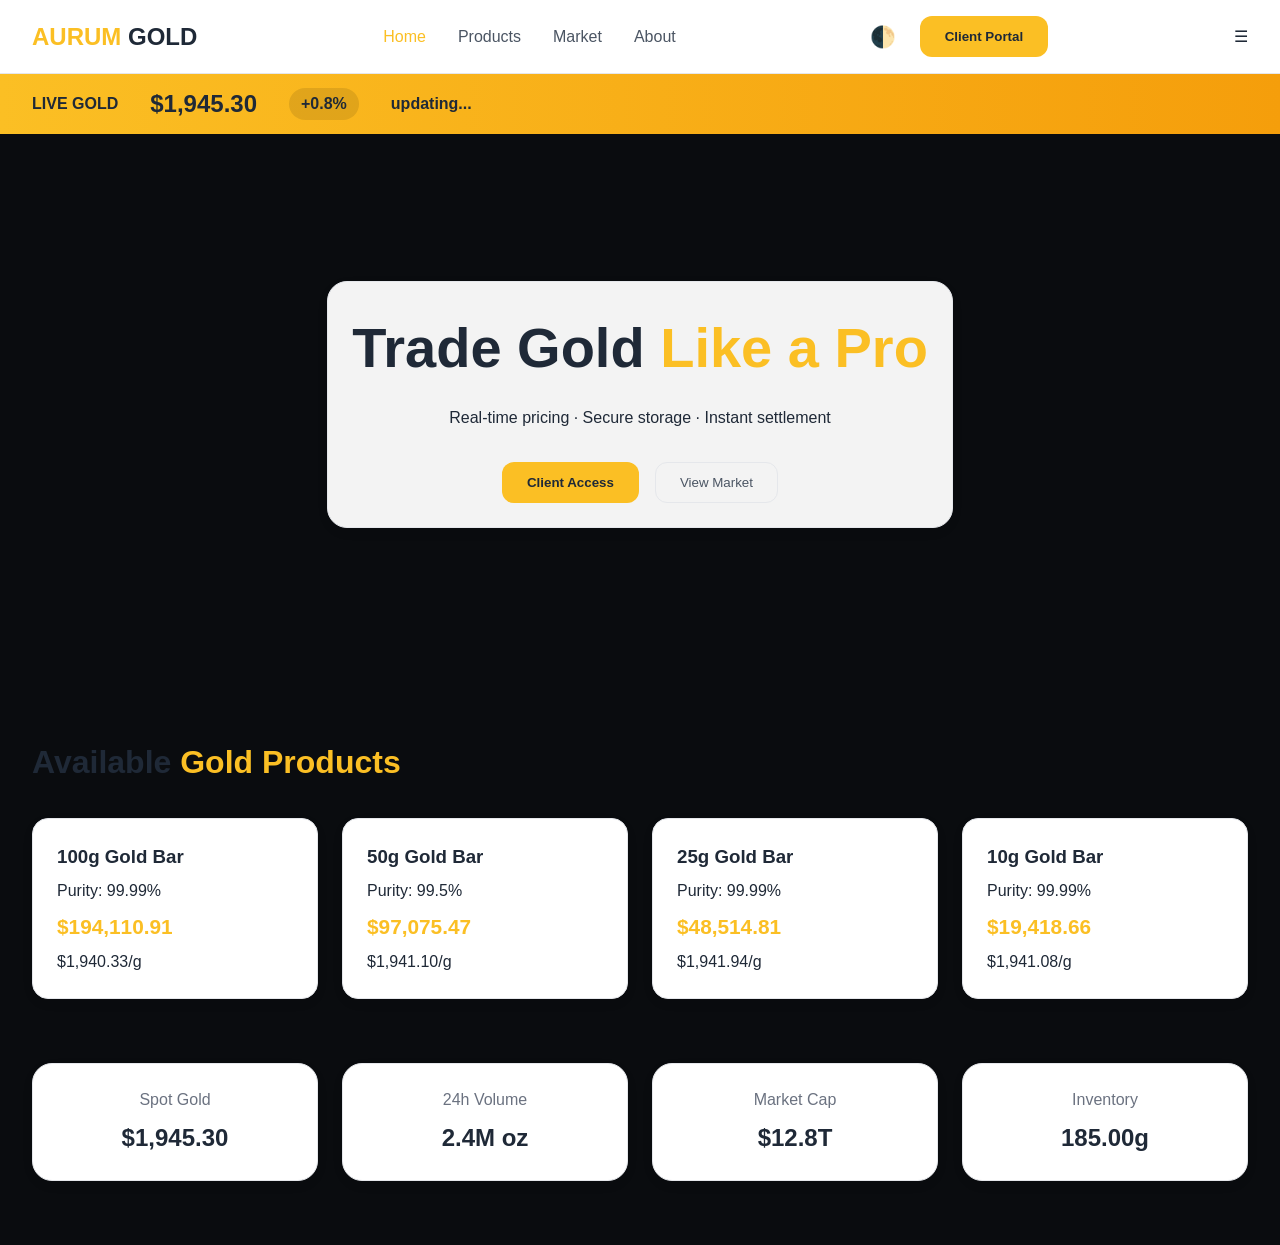
<file: index.html>
<!DOCTYPE html>
<html lang="en">
<head>
    <meta charset="UTF-8">
    <meta name="viewport" content="width=device-width, initial-scale=1.0">
    <title>AURUM GOLD | Premium Gold Trading Platform</title>
    <link rel="stylesheet" href="css/style.css">
</head>
<body>
    <!-- Navigation -->
    <nav class="navbar">
        <div class="nav-container">
            <div class="nav-logo">
                <span class="gold-text">AURUM</span> GOLD
            </div>
            <div class="nav-menu" id="navMenu">
                <a href="#home" class="active">Home</a>
                <a href="#products">Products</a>
                <a href="#market">Market</a>
                <a href="#about">About</a>
            </div>
            <div class="nav-actions">
                <button class="theme-toggle" id="themeToggle">🌓</button>
                <button class="btn-primary" id="clientLoginBtn">Client Portal</button>
            </div>
            <div class="mobile-menu-btn" id="mobileMenuBtn">☰</div>
        </div>
    </nav>

    <!-- Live Gold Ticker -->
    <div class="ticker-wrapper">
        <div class="ticker-label">LIVE GOLD</div>
        <div class="ticker-price" id="liveGoldPrice">$1,945.30</div>
        <div class="ticker-change" id="goldChange">+0.8%</div>
        <div class="ticker-updated">updating...</div>
    </div>

    <!-- Hero Section -->
    <section class="hero" id="home">
        <div class="hero-content glass-card">
            <h1>Trade Gold <span class="gold-text">Like a Pro</span></h1>
            <p>Real-time pricing · Secure storage · Instant settlement</p>
            <div class="hero-buttons">
                <button class="btn-primary" id="heroClientBtn">Client Access</button>
                <button class="btn-secondary" id="marketBtn">View Market</button>
            </div>
        </div>
    </section>

    <!-- Products Section -->
    <section class="products" id="products">
        <h2 class="section-title">Available <span class="gold-text">Gold Products</span></h2>
        <div class="products-grid" id="productsGrid">
            <!-- Products will be loaded dynamically -->
        </div>
    </section>

    <!-- Market Stats -->
    <section class="market-stats" id="market">
        <div class="stats-grid">
            <div class="stat-card glass-card">
                <div class="stat-label">Spot Gold</div>
                <div class="stat-value" id="spotPrice">$1,945.30</div>
            </div>
            <div class="stat-card glass-card">
                <div class="stat-label">24h Volume</div>
                <div class="stat-value">2.4M oz</div>
            </div>
            <div class="stat-card glass-card">
                <div class="stat-label">Market Cap</div>
                <div class="stat-value">$12.8T</div>
            </div>
            <div class="stat-card glass-card">
                <div class="stat-label">Inventory</div>
                <div class="stat-value" id="totalInventory">0 oz</div>
            </div>
        </div>
    </section>

    <!-- Hidden Admin Link -->
    <div style="display: none;"><a href="admin-login.html">Admin</a></div>

    <script src="js/storage.js"></script>
    <script src="js/auth.js"></script>
    <script src="js/trading.js"></script>
    <script src="js/main.js"></script>
</body>
</html>
</file>
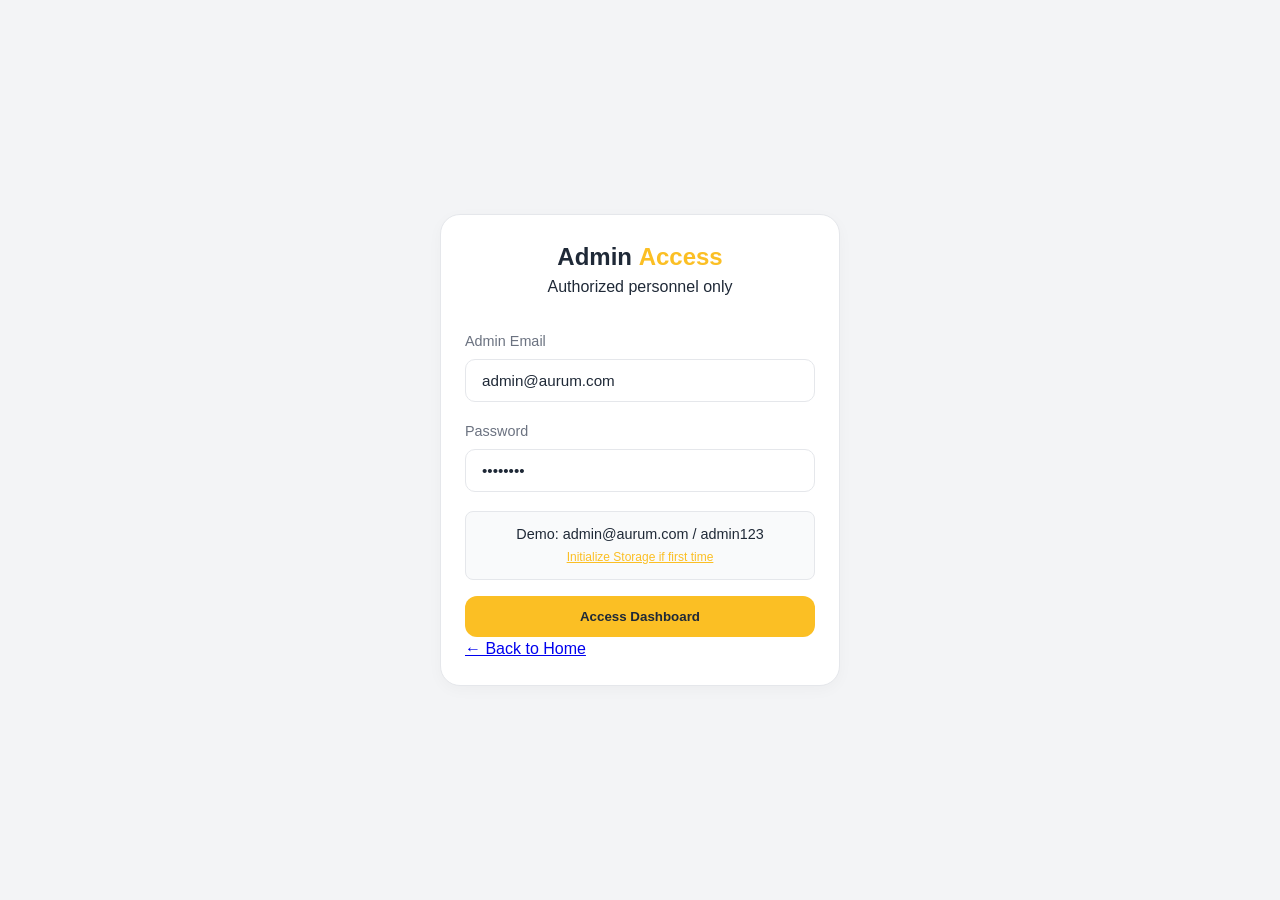
<file: admin-login.html>
<!DOCTYPE html>
<html lang="en">
<head>
    <meta charset="UTF-8">
    <meta name="viewport" content="width=device-width, initial-scale=1.0">
    <title>Admin Login - AURUM GOLD</title>
    <link rel="stylesheet" href="css/style.css">
</head>
<body>
    <div class="login-container">
        <div class="login-card glass-card admin-login-card">
            <div class="login-header">
                <h2>Admin <span class="gold-text">Access</span></h2>
                <p>Authorized personnel only</p>
            </div>
            
            <div id="errorMessage" class="error-message" style="display: none;"></div>
            
            <form id="adminLoginForm" class="login-form">
                <div class="form-group">
                    <label for="adminEmail">Admin Email</label>
                    <input type="email" id="adminEmail" placeholder="admin@aurum.com" value="admin@aurum.com" required>
                </div>
                
                <div class="form-group">
                    <label for="adminPassword">Password</label>
                    <input type="password" id="adminPassword" placeholder="••••••••" value="admin123" required>
                </div>
                
                <div class="demo-credentials">
                    <p>Demo: admin@aurum.com / admin123</p>
                    <p><a href="init-storage.html" style="color: #fbbf24; font-size: 12px;">Initialize Storage if first time</a></p>
                </div>
                
                <button type="submit" class="btn-primary btn-block">Access Dashboard</button>
            </form>
            
            <div class="login-footer">
                <a href="index.html">← Back to Home</a>
            </div>
        </div>
    </div>

    <script src="js/storage.js"></script>
    <script src="js/auth.js"></script>
</body>
</html>
</file>
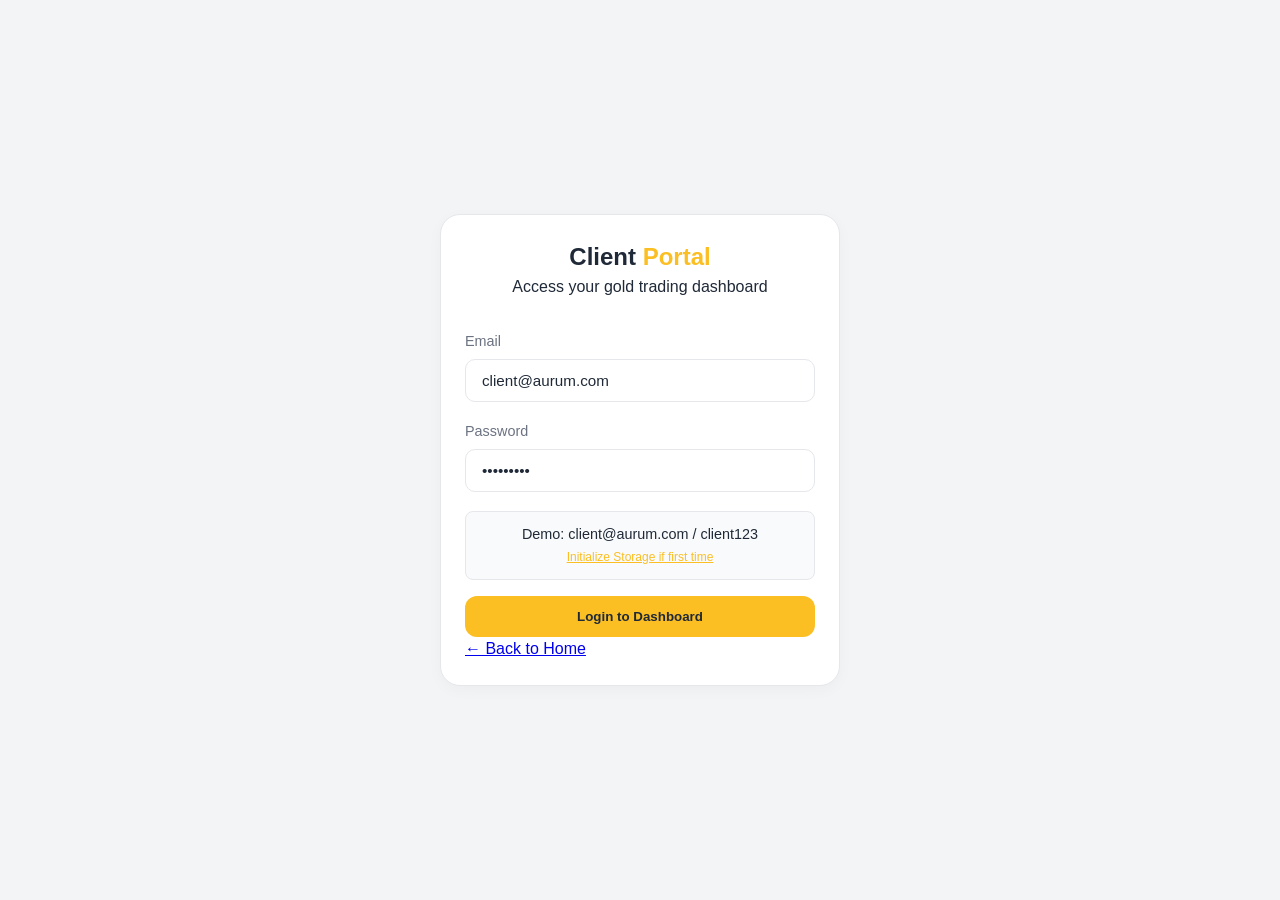
<file: client-login.html>
<!DOCTYPE html>
<html lang="en">
<head>
    <meta charset="UTF-8">
    <meta name="viewport" content="width=device-width, initial-scale=1.0">
    <title>Client Login - AURUM GOLD</title>
    <link rel="stylesheet" href="css/style.css">
</head>
<body>
    <div class="login-container">
        <div class="login-card glass-card">
            <div class="login-header">
                <h2>Client <span class="gold-text">Portal</span></h2>
                <p>Access your gold trading dashboard</p>
            </div>
            
            <div id="errorMessage" class="error-message" style="display: none;"></div>
            
            <form id="clientLoginForm" class="login-form">
                <div class="form-group">
                    <label for="email">Email</label>
                    <input type="email" id="email" placeholder="client@aurum.com" value="client@aurum.com" required>
                </div>
                
                <div class="form-group">
                    <label for="password">Password</label>
                    <input type="password" id="password" placeholder="••••••••" value="client123" required>
                </div>
                
                <div class="demo-credentials">
                    <p>Demo: client@aurum.com / client123</p>
                    <p><a href="init-storage.html" style="color: #fbbf24; font-size: 12px;">Initialize Storage if first time</a></p>
                </div>
                
                <button type="submit" class="btn-primary btn-block">Login to Dashboard</button>
            </form>
            
            <div class="login-footer">
                <a href="index.html">← Back to Home</a>
            </div>
        </div>
    </div>

    <script src="js/storage.js"></script>
    <script src="js/auth.js"></script>
</body>
</html>
</file>
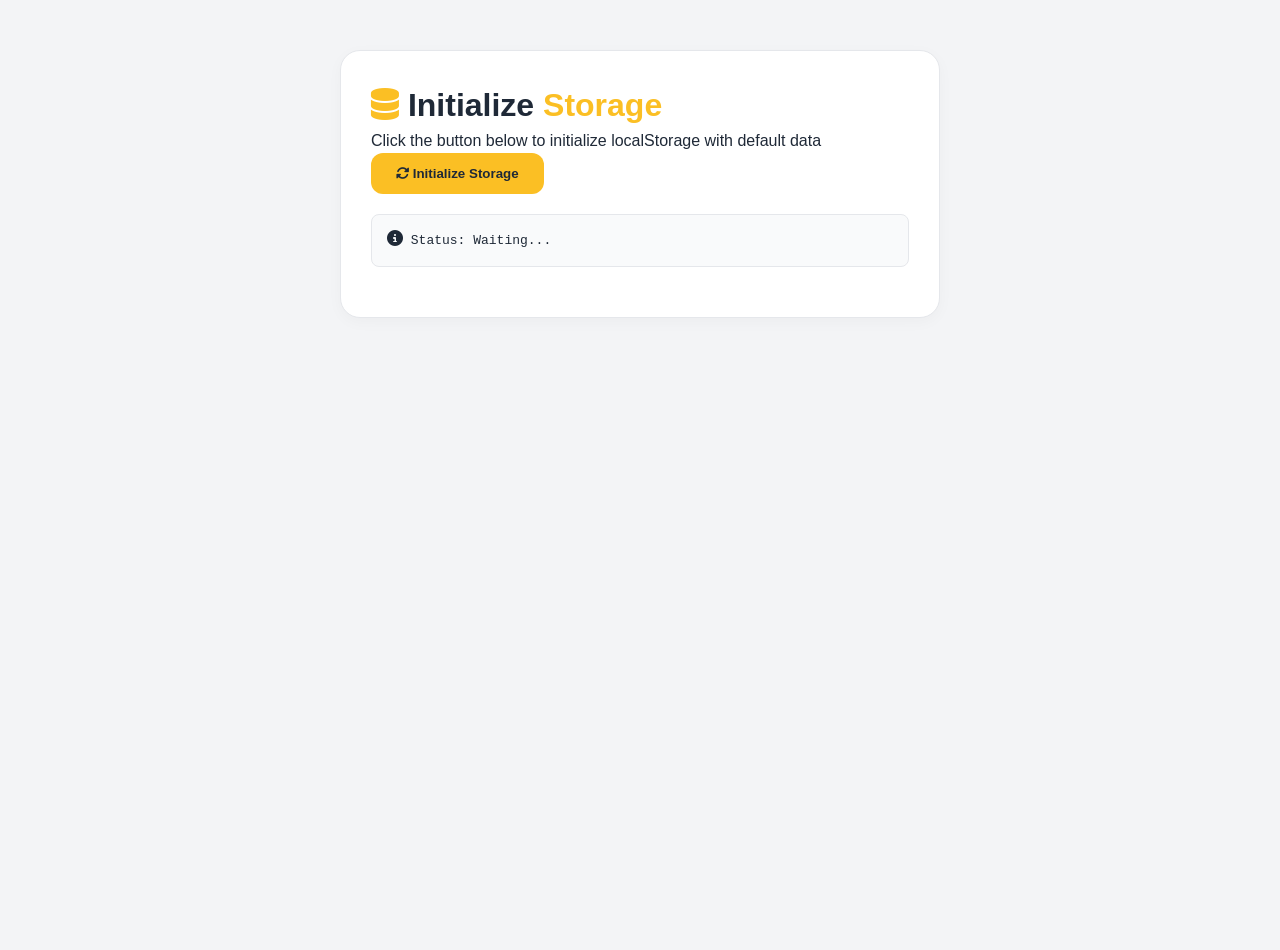
<file: init-storage.html>
<!DOCTYPE html>
<html lang="en">
<head>
    <meta charset="UTF-8">
    <meta name="viewport" content="width=device-width, initial-scale=1.0">
    <title>Initialize Storage - AURUM GOLD</title>
    <link rel="stylesheet" href="https://cdnjs.cloudflare.com/ajax/libs/font-awesome/6.4.0/css/all.min.css">
    <link rel="stylesheet" href="css/style.css">
    <style>
        .init-container {
            max-width: 600px;
            margin: 50px auto;
            padding: 30px;
        }
        .success { color: #10b981; }
        .status-box {
            background: #f9fafb;
            padding: 15px;
            border-radius: 8px;
            margin: 20px 0;
            font-family: monospace;
            border: 1px solid #e5e7eb;
        }
    </style>
</head>
<body class="light-theme">
    <div class="init-container glass-card">
        <h1><i class="fas fa-database gold-text"></i> Initialize <span class="gold-text">Storage</span></h1>
        <p>Click the button below to initialize localStorage with default data</p>
        
        <button id="initBtn" class="btn-primary"><i class="fas fa-sync-alt"></i> Initialize Storage</button>
        
        <div id="status" class="status-box">
            <i class="fas fa-info-circle"></i> Status: Waiting...
        </div>
        
        <div id="credentials" style="display: none;">
            <h3><i class="fas fa-key"></i> Default Credentials:</h3>
            <p><i class="fas fa-user"></i> <strong>Client:</strong> client@aurum.com / client123</p>
            <p><i class="fas fa-user-shield"></i> <strong>Admin:</strong> admin@aurum.com / admin123</p>
            <div style="margin-top: 20px; display: flex; gap: 10px;">
                <a href="client-login.html" class="btn-secondary"><i class="fas fa-user"></i> Client Login</a>
                <a href="admin-login.html" class="btn-secondary"><i class="fas fa-user-shield"></i> Admin Login</a>
                <a href="index.html" class="btn-secondary"><i class="fas fa-home"></i> Home</a>
            </div>
        </div>
    </div>

    <script>
        document.getElementById('initBtn').addEventListener('click', function() {
            // Clear all existing data
            localStorage.clear();
            
            // Create users
            const users = [
                { email: 'client@aurum.com', password: 'client123', role: 'client', wallet: 10000 },
                { email: 'admin@aurum.com', password: 'admin123', role: 'admin' }
            ];
            
            // Initialize all storage
            localStorage.setItem('users', JSON.stringify(users));
            localStorage.setItem('gold_sales', JSON.stringify([]));
            localStorage.setItem('gold_expenses', JSON.stringify([]));
            localStorage.setItem('client_purchases', JSON.stringify([]));
            localStorage.setItem('client_orders', JSON.stringify([]));
            localStorage.setItem('limit_orders', JSON.stringify([]));
            
            // Initialize inventory
            const initialInventory = [
                { id: 1, weight: 100, purity: 99.99, status: 'available', date: new Date().toISOString().split('T')[0], source: 'Initial Stock' },
                { id: 2, weight: 50, purity: 99.5, status: 'available', date: new Date().toISOString().split('T')[0], source: 'Initial Stock' },
                { id: 3, weight: 25, purity: 99.99, status: 'available', date: new Date().toISOString().split('T')[0], source: 'Initial Stock' },
                { id: 4, weight: 10, purity: 99.99, status: 'available', date: new Date().toISOString().split('T')[0], source: 'Initial Stock' },
                { id: 5, weight: 5, purity: 99.9, status: 'available', date: new Date().toISOString().split('T')[0], source: 'Initial Stock' }
            ];
            localStorage.setItem('gold_inventory', JSON.stringify(initialInventory));
            
            // Update status
            document.getElementById('status').innerHTML = 
                '<span class="success"><i class="fas fa-check-circle"></i> Storage initialized successfully!</span><br>' +
                'Users created: client@aurum.com, admin@aurum.com';
            
            document.getElementById('credentials').style.display = 'block';
            
            // Disable button
            document.getElementById('initBtn').disabled = true;
            document.getElementById('initBtn').innerHTML = '<i class="fas fa-check"></i> Storage Initialized';
        });
    </script>
</body>
</html>
</file>
<file: css/style.css>
/* ===== CSS Variables ===== */
:root {
    --bg-dark: #0A0C0F;
    --bg-card: rgba(255, 255, 255, 0.95);
    --gold-primary: #fbbf24;
    --gold-secondary: #b8860b;
    --text-light: #1f2937;
    --text-dim: #6b7280;
    --danger: #ef4444;
    --success: #10b981;
    --border-light: #e5e7eb;
    --card-shadow: 0 4px 15px rgba(0, 0, 0, 0.03);
}

body.light-theme {
    --bg-dark: #f3f4f6;
    --bg-card: #ffffff;
    --text-light: #1f2937;
    --text-dim: #6b7280;
    --border-light: #e5e7eb;
}

* {
    margin: 0;
    padding: 0;
    box-sizing: border-box;
}

body {
    font-family: 'Inter', -apple-system, BlinkMacSystemFont, sans-serif;
    background-color: var(--bg-dark);
    color: var(--text-light);
    line-height: 1.5;
    transition: all 0.3s;
    min-height: 100vh;
}

/* ===== Glassmorphism (subtle) ===== */
.glass-card {
    background: var(--bg-card);
    border: 1px solid var(--border-light);
    border-radius: 20px;
    box-shadow: var(--card-shadow);
    padding: 1.5rem;
    transition: all 0.2s;
}

.glass-card:hover {
    border-color: var(--gold-primary);
    box-shadow: 0 8px 25px rgba(251, 191, 36, 0.1);
}

/* ===== Navigation ===== */
.navbar, .dashboard-nav {
    position: sticky;
    top: 0;
    z-index: 1000;
    background: white;
    border-bottom: 1px solid var(--border-light);
    padding: 1rem 0;
}

.nav-container {
    max-width: 1400px;
    margin: 0 auto;
    padding: 0 2rem;
    display: flex;
    justify-content: space-between;
    align-items: center;
}

.nav-logo {
    font-size: 1.5rem;
    font-weight: 700;
    color: #1f2937;
}

.gold-text {
    color: var(--gold-primary);
    font-weight: 600;
}

.nav-menu {
    display: flex;
    gap: 2rem;
}

.nav-menu a {
    color: #4b5563;
    text-decoration: none;
    font-weight: 500;
    transition: color 0.3s;
    cursor: pointer;
}

.nav-menu a:hover,
.nav-menu a.active {
    color: var(--gold-primary);
}

.nav-actions {
    display: flex;
    gap: 1rem;
    align-items: center;
}

/* ===== Buttons ===== */
.btn-primary {
    background: var(--gold-primary);
    color: #1f2937;
    border: none;
    padding: 0.75rem 1.5rem;
    border-radius: 12px;
    font-weight: 600;
    cursor: pointer;
    transition: all 0.2s;
    border: 1px solid transparent;
}

.btn-primary:hover {
    background: #f59e0b;
    transform: translateY(-1px);
    box-shadow: 0 4px 12px rgba(251, 191, 36, 0.3);
}

.btn-secondary {
    background: transparent;
    color: #4b5563;
    border: 1px solid var(--border-light);
    padding: 0.75rem 1.5rem;
    border-radius: 12px;
    font-weight: 500;
    cursor: pointer;
    transition: all 0.2s;
    text-decoration: none;
    display: inline-block;
}

.btn-secondary:hover {
    background: #f9fafb;
    border-color: var(--gold-primary);
}

.btn-logout {
    background: transparent;
    color: var(--danger);
    border: 1px solid var(--danger);
    padding: 0.5rem 1rem;
    border-radius: 8px;
    cursor: pointer;
    transition: all 0.2s;
}

.btn-logout:hover {
    background: var(--danger);
    color: white;
}

.btn-block {
    width: 100%;
}

.btn-icon {
    background: none;
    border: none;
    font-size: 1.1rem;
    cursor: pointer;
    padding: 0.3rem 0.5rem;
    border-radius: 6px;
    color: #9ca3af;
    transition: all 0.2s;
}

.btn-icon:hover {
    background: #f3f4f6;
    color: var(--gold-primary);
}

.theme-toggle {
    background: transparent;
    border: none;
    font-size: 1.3rem;
    cursor: pointer;
    padding: 0.5rem;
    border-radius: 50%;
    transition: background 0.2s;
}

.theme-toggle:hover {
    background: #f3f4f6;
}

/* ===== Ticker ===== */
.ticker-wrapper {
    background: linear-gradient(90deg, #fbbf24, #f59e0b);
    color: #1f2937;
    padding: 0.75rem 2rem;
    display: flex;
    gap: 2rem;
    align-items: center;
    font-weight: 600;
}

.ticker-price {
    font-size: 1.5rem;
}

.ticker-change {
    background: rgba(0,0,0,0.1);
    padding: 0.25rem 0.75rem;
    border-radius: 20px;
}

/* ===== Hero Section ===== */
.hero {
    min-height: 60vh;
    display: flex;
    align-items: center;
    justify-content: center;
    text-align: center;
    padding: 2rem;
}

.hero-content h1 {
    font-size: 3.5rem;
    margin-bottom: 1rem;
    color: #1f2937;
}

.hero-buttons {
    display: flex;
    gap: 1rem;
    justify-content: center;
    margin-top: 2rem;
}

/* ===== Products Grid ===== */
.products {
    max-width: 1400px;
    margin: 4rem auto;
    padding: 0 2rem;
}

.section-title {
    font-size: 2rem;
    margin-bottom: 2rem;
    color: #1f2937;
}

.products-grid {
    display: grid;
    grid-template-columns: repeat(auto-fit, minmax(250px, 1fr));
    gap: 1.5rem;
}

.product-card {
    background: white;
    border-radius: 16px;
    padding: 1.5rem;
    border: 1px solid var(--border-light);
    transition: all 0.2s;
    box-shadow: var(--card-shadow);
}

.product-card:hover {
    border-color: var(--gold-primary);
    transform: translateY(-2px);
    box-shadow: 0 8px 25px rgba(0,0,0,0.05);
}

.product-card h3 {
    margin-bottom: 0.5rem;
    color: #1f2937;
}

.product-card .price {
    font-size: 1.3rem;
    font-weight: 600;
    margin: 0.5rem 0;
}

/* ===== Market Stats ===== */
.market-stats {
    max-width: 1400px;
    margin: 4rem auto;
    padding: 0 2rem;
}

.stats-grid {
    display: grid;
    grid-template-columns: repeat(auto-fit, minmax(200px, 1fr));
    gap: 1.5rem;
}

.stat-card {
    text-align: center;
    background: white;
}

.stat-label {
    color: var(--text-dim);
    margin-bottom: 0.5rem;
}

.stat-value {
    font-size: 1.5rem;
    font-weight: 700;
    color: #1f2937;
}

/* ===== Login Pages ===== */
.login-container {
    min-height: 100vh;
    display: flex;
    align-items: center;
    justify-content: center;
    padding: 2rem;
    background: #f3f4f6;
}

.login-card {
    width: 100%;
    max-width: 400px;
    background: white;
}

.login-header {
    text-align: center;
    margin-bottom: 2rem;
}

.login-header h2 {
    color: #1f2937;
}

.demo-credentials {
    background: #f9fafb;
    padding: 0.75rem;
    border-radius: 8px;
    font-size: 0.9rem;
    text-align: center;
    margin: 1rem 0;
    border: 1px solid var(--border-light);
}

.error-message {
    background: #fee2e2;
    color: var(--danger);
    padding: 0.75rem;
    border-radius: 8px;
    margin-bottom: 1rem;
    border: 1px solid var(--danger);
}

/* ===== Forms ===== */
.form-group {
    margin-bottom: 1.2rem;
}

.form-group label {
    display: block;
    margin-bottom: 0.4rem;
    color: var(--text-dim);
    font-size: 0.9rem;
    font-weight: 500;
}

.form-group input,
.form-group select,
.form-group textarea {
    width: 100%;
    padding: 0.75rem 1rem;
    background: white;
    border: 1px solid var(--border-light);
    border-radius: 10px;
    color: #1f2937;
    font-size: 0.95rem;
    transition: all 0.2s;
}

.form-group input:focus,
.form-group select:focus,
.form-group textarea:focus {
    outline: none;
    border-color: var(--gold-primary);
    box-shadow: 0 0 0 3px rgba(251, 191, 36, 0.1);
}

.form-row {
    display: grid;
    grid-template-columns: repeat(auto-fit, minmax(200px, 1fr));
    gap: 1rem;
}

.form-actions {
    display: flex;
    gap: 1rem;
    margin-top: 1rem;
}

/* ===== Dashboard Layout ===== */
.dashboard-container,
.admin-container {
    max-width: 1400px;
    margin: 2rem auto;
    padding: 0 2rem;
}

/* ===== Metrics Grid ===== */
.metrics-grid,
.admin-metrics-grid {
    display: grid;
    grid-template-columns: repeat(auto-fit, minmax(200px, 1fr));
    gap: 1.2rem;
    margin-bottom: 2rem;
}

.metric-card {
    background: white;
    border-radius: 16px;
    padding: 1.2rem;
    box-shadow: var(--card-shadow);
    border: 1px solid var(--border-light);
    transition: transform 0.2s;
}

.metric-card:hover {
    transform: translateY(-2px);
    border-color: var(--gold-primary);
}

.metric-title {
    font-size: 0.85rem;
    text-transform: uppercase;
    letter-spacing: 0.5px;
    color: var(--text-dim);
    margin-bottom: 0.5rem;
}

.metric-value {
    font-size: 1.8rem;
    font-weight: 700;
    color: #1f2937;
    line-height: 1.2;
    margin-bottom: 0.25rem;
}

.metric-change {
    font-size: 0.85rem;
    color: var(--success);
    display: flex;
    align-items: center;
    gap: 0.25rem;
}

.metric-change.negative {
    color: var(--danger);
}

.metric-sub {
    font-size: 0.85rem;
    color: #9ca3af;
}

/* ===== Price Bar ===== */
.price-bar {
    background: white;
    padding: 1rem 2rem;
    display: flex;
    justify-content: space-around;
    border-bottom: 1px solid var(--border-light);
    margin-bottom: 2rem;
}

.price-item {
    display: flex;
    gap: 0.5rem;
    align-items: center;
    color: #1f2937;
}

.wallet-balance {
    background: linear-gradient(135deg, #fbbf24, #f59e0b);
    color: #1f2937;
    padding: 0.5rem 1rem;
    border-radius: 30px;
    font-weight: 600;
}

/* ===== Section Headers ===== */
.section-header {
    display: flex;
    justify-content: space-between;
    align-items: center;
    margin: 2rem 0 1rem 0;
}

.section-header h2 {
    font-size: 1.3rem;
    font-weight: 600;
    color: #1f2937;
}

.date-range {
    background: #f9fafb;
    padding: 0.4rem 1rem;
    border-radius: 30px;
    font-size: 0.9rem;
    border: 1px solid var(--border-light);
    color: #4b5563;
    display: flex;
    align-items: center;
    gap: 0.5rem;
}

.date-range input[type="date"] {
    border: none;
    background: transparent;
    padding: 0.2rem;
    color: #4b5563;
}

/* ===== Tables ===== */
.table-responsive {
    overflow-x: auto;
}

.data-table {
    width: 100%;
    border-collapse: collapse;
    font-size: 0.95rem;
}

.data-table th {
    text-align: left;
    padding: 1rem;
    background: #f9fafb;
    font-weight: 500;
    color: #4b5563;
    border-bottom: 1px solid var(--border-light);
}

.data-table td {
    padding: 1rem;
    border-bottom: 1px solid #f3f4f6;
    color: #1f2937;
}

.data-table tbody tr:hover {
    background: #f9fafb;
}

.table-actions {
    display: flex;
    gap: 0.5rem;
}

/* ===== Charts ===== */
.charts-row {
    display: grid;
    grid-template-columns: repeat(auto-fit, minmax(300px, 1fr));
    gap: 1.5rem;
    margin: 2rem 0;
}

.chart-container {
    background: white;
    border-radius: 16px;
    padding: 1.2rem;
    border: 1px solid var(--border-light);
}

.chart-container h3 {
    font-size: 1rem;
    color: #4b5563;
    margin-bottom: 1rem;
}

.chart-container canvas {
    width: 100% !important;
    height: 200px !important;
}

/* ===== Buy Section ===== */
.buy-section {
    background: white;
    margin-bottom: 2rem;
}

.calculation-preview {
    background: #f9fafb;
    padding: 1rem;
    border-radius: 12px;
    margin: 1rem 0;
    display: flex;
    justify-content: space-between;
    align-items: center;
    border: 1px solid var(--border-light);
}

/* ===== Inventory Management ===== */
.mini-stats {
    display: grid;
    grid-template-columns: repeat(auto-fit, minmax(140px, 1fr));
    gap: 1rem;
    background: #f9fafb;
    padding: 1.5rem;
    border-radius: 16px;
    margin-bottom: 1.5rem;
}

.mini-stat-item {
    text-align: center;
}

.mini-stat-label {
    font-size: 0.85rem;
    color: #6b7280;
    margin-bottom: 0.3rem;
}

.mini-stat-number {
    font-size: 1.5rem;
    font-weight: 700;
    color: #1f2937;
}

/* ===== Customer Tiers ===== */
.customer-tiers {
    display: flex;
    gap: 1rem;
    flex-wrap: wrap;
    margin: 1rem 0;
}

.tier-badge {
    padding: 0.6rem 1.5rem;
    border-radius: 30px;
    font-size: 0.95rem;
    font-weight: 500;
    background: #f9fafb;
    color: #4b5563;
    border: 1px solid var(--border-light);
}

.tier-badge.platinum {
    background: linear-gradient(135deg, #e5e7eb, #d1d5db);
    color: #1f2937;
}

.tier-badge.gold {
    background: #fef3c7;
    color: #92400e;
    border-color: #fbbf24;
}

.tier-badge.silver {
    background: #f3f4f6;
    color: #374151;
}

.tier-badge.bronze {
    background: #ffedd5;
    color: #9a3412;
    border-color: #d97706;
}

/* ===== Status Badges ===== */
.status-badge {
    padding: 0.25rem 0.75rem;
    border-radius: 20px;
    font-size: 0.85rem;
    font-weight: 500;
}

.status-badge.available {
    background: #d1fae5;
    color: #065f46;
}

.status-badge.sold {
    background: #fee2e2;
    color: #991b1b;
}

/* ===== Notifications ===== */
.notification {
    position: fixed;
    top: 20px;
    right: 20px;
    padding: 1rem 1.5rem;
    border-radius: 12px;
    background: white;
    border-left: 4px solid var(--gold-primary);
    box-shadow: 0 10px 25px rgba(0,0,0,0.1);
    z-index: 2000;
    animation: slideIn 0.3s ease;
    color: #1f2937;
}

.notification.success {
    border-left-color: var(--success);
}

.notification.error {
    border-left-color: var(--danger);
}

@keyframes slideIn {
    from {
        transform: translateX(100%);
        opacity: 0;
    }
    to {
        transform: translateX(0);
        opacity: 1;
    }
}

/* ===== Tab Content ===== */
.tab-content {
    display: none;
}

.tab-content.active {
    display: block;
}

/* ===== Total Preview ===== */
.total-preview {
    font-size: 1.1rem;
    font-weight: 600;
    margin: 1rem 0;
    text-align: right;
    padding: 0.75rem;
    background: #f9fafb;
    border-radius: 8px;
}

/* ===== Mobile Responsive ===== */
@media (max-width: 768px) {
    .nav-menu {
        display: none;
        position: absolute;
        top: 100%;
        left: 0;
        right: 0;
        background: white;
        flex-direction: column;
        padding: 1rem;
        border-bottom: 1px solid var(--border-light);
        box-shadow: 0 4px 10px rgba(0,0,0,0.05);
    }

    .nav-menu.active {
        display: flex;
    }

    .mobile-menu-btn {
        display: block;
        font-size: 1.5rem;
        cursor: pointer;
        color: #1f2937;
    }

    .hero-content h1 {
        font-size: 2rem;
    }

    .form-row {
        grid-template-columns: 1fr;
    }

    .metrics-grid,
    .admin-metrics-grid {
        grid-template-columns: repeat(2, 1fr);
    }

    .charts-row {
        grid-template-columns: 1fr;
    }

    .ticker-wrapper {
        flex-wrap: wrap;
        gap: 1rem;
    }

    .price-bar {
        flex-direction: column;
        align-items: center;
        gap: 0.5rem;
    }

    .section-header {
        flex-direction: column;
        gap: 0.5rem;
        align-items: flex-start;
    }

    .date-range {
        width: 100%;
        flex-wrap: wrap;
    }

    /* ===== Icon Styles ===== */
.metric-icon {
    width: 40px;
    height: 40px;
    border-radius: 12px;
    display: flex;
    align-items: center;
    justify-content: center;
    font-size: 1.2rem;
    margin-bottom: 1rem;
}

/* Live Gold Ticker */
.live-gold-ticker-admin {
    background: #f9fafb;
    padding: 0.5rem 1rem;
    border-radius: 30px;
    border: 1px solid var(--border-light);
    font-size: 0.9rem;
    display: flex;
    align-items: center;
    gap: 0.5rem;
}

.live-gold-ticker-admin i {
    animation: pulse 2s infinite;
}

@keyframes pulse {
    0% { opacity: 1; }
    50% { opacity: 0.5; }
    100% { opacity: 1; }
}

/* Live Gold Bar */
.live-gold-bar {
    display: flex;
    justify-content: space-between;
    align-items: center;
    padding: 1rem 2rem;
    margin-bottom: 2rem;
    background: linear-gradient(135deg, #fbbf24, #f59e0b);
    border: none;
}

.live-gold-item {
    display: flex;
    align-items: center;
    gap: 0.5rem;
    color: #1f2937;
    font-weight: 500;
}

.live-gold-item strong {
    font-size: 1.1rem;
}

.gold-change {
    background: rgba(0,0,0,0.1);
    padding: 0.2rem 0.5rem;
    border-radius: 20px;
    font-size: 0.85rem;
}

/* Stock Alerts */
.stock-alerts {
    padding: 1rem;
}

.alert-item {
    display: flex;
    align-items: center;
    gap: 1rem;
    padding: 0.75rem;
    border-radius: 8px;
    margin-bottom: 0.5rem;
    background: #fff3e0;
    border-left: 4px solid #ed6c02;
}

.alert-item.warning {
    background: #ffebee;
    border-left-color: #d32f2f;
}

.alert-item i {
    font-size: 1.2rem;
}

/* Text Alignment */
.text-center {
    text-align: center;
}

/* Customer Tiers Icons */
.tier-badge i {
    margin-right: 0.3rem;
}

/* Form Icons */
.form-group label i {
    margin-right: 0.5rem;
    color: var(--gold-primary);
}

/* Table Icons */
.data-table th i {
    margin-right: 0.5rem;
    color: #9ca3af;
}

/* Action Buttons */
.btn-icon {
    background: none;
    border: none;
    font-size: 1rem;
    cursor: pointer;
    padding: 0.3rem 0.5rem;
    border-radius: 6px;
    color: #9ca3af;
    transition: all 0.2s;
}

.btn-icon:hover {
    background: #f3f4f6;
    color: var(--gold-primary);
}

.btn-icon.delete:hover {
    color: var(--danger);
}

.btn-icon.edit:hover {
    color: #0288d1;
}

/* Trading Interface Styles */
.trading-container {
    display: grid;
    grid-template-columns: 2fr 1fr;
    gap: 1.5rem;
    margin-top: 1rem;
}

.trading-charts {
    background: white;
    border-radius: 16px;
    padding: 1.5rem;
    border: 1px solid var(--border-light);
}

.chart-controls {
    display: flex;
    gap: 0.5rem;
    margin-bottom: 1rem;
}

.chart-time-btn {
    padding: 0.4rem 1rem;
    border: 1px solid var(--border-light);
    background: white;
    border-radius: 20px;
    cursor: pointer;
    font-size: 0.85rem;
    transition: all 0.2s;
}

.chart-time-btn:hover,
.chart-time-btn.active {
    background: #fbbf24;
    color: #1f2937;
    border-color: #fbbf24;
}

.trading-panel {
    background: white;
}

.trading-type-selector {
    display: flex;
    gap: 0.5rem;
    margin-bottom: 1.5rem;
}

.trade-type-btn {
    flex: 1;
    padding: 0.75rem;
    border: none;
    border-radius: 12px;
    font-weight: 600;
    cursor: pointer;
    transition: all 0.2s;
    background: #f3f4f6;
    color: #4b5563;
}

.trade-type-btn.active[data-type="buy"] {
    background: #10b981;
    color: white;
}

.trade-type-btn.active[data-type="sell"] {
    background: #ef4444;
    color: white;
}

.current-price-display {
    text-align: center;
    padding: 1rem;
    background: #f9fafb;
    border-radius: 12px;
    margin-bottom: 1.5rem;
}

.current-price-display .label {
    display: block;
    font-size: 0.85rem;
    color: #6b7280;
    margin-bottom: 0.3rem;
}

.current-price-display .price {
    font-size: 2rem;
    font-weight: 700;
    color: #1f2937;
    margin-right: 0.5rem;
}

.current-price-display .change {
    font-size: 0.9rem;
    padding: 0.2rem 0.5rem;
    border-radius: 20px;
}

.current-price-display .change.positive {
    background: #d1fae5;
    color: #065f46;
}

.current-price-display .change.negative {
    background: #fee2e2;
    color: #991b1b;
}

.order-preview {
    background: #f9fafb;
    padding: 1rem;
    border-radius: 12px;
    margin: 1rem 0;
}

.preview-row {
    display: flex;
    justify-content: space-between;
    margin-bottom: 0.5rem;
    font-size: 0.95rem;
}

.preview-row.total {
    margin-top: 0.5rem;
    padding-top: 0.5rem;
    border-top: 1px solid var(--border-light);
    font-weight: 600;
    font-size: 1.1rem;
}

.fee-value {
    color: #6b7280;
}

.final-value {
    color: #1f2937;
}

.available-info {
    background: #f3f4f6;
    padding: 0.75rem;
    border-radius: 8px;
    margin: 1rem 0;
    display: flex;
    align-items: center;
    gap: 0.5rem;
    color: #4b5563;
}

/* Order Book */
.order-book {
    margin-top: 2rem;
    border-top: 1px solid var(--border-light);
    padding-top: 1rem;
}

.order-book h4 {
    display: flex;
    align-items: center;
    gap: 0.5rem;
    margin-bottom: 1rem;
    color: #1f2937;
}

.order-book-grid {
    font-size: 0.9rem;
}

.order-book-header {
    display: grid;
    grid-template-columns: 1fr 1fr 1fr;
    padding: 0.5rem;
    background: #f3f4f6;
    border-radius: 8px;
    margin-bottom: 0.5rem;
    font-weight: 500;
    color: #6b7280;
}

.order-book-asks,
.order-book-bids {
    max-height: 150px;
    overflow-y: auto;
}

.order-book-row {
    display: grid;
    grid-template-columns: 1fr 1fr 1fr;
    padding: 0.3rem 0.5rem;
    border-bottom: 1px solid #f3f4f6;
}

.order-book-row.bid:hover,
.order-book-row.ask:hover {
    background: #f9fafb;
}

.order-book-row .price.positive {
    color: #10b981;
    font-weight: 600;
}

.order-book-row .price.negative {
    color: #ef4444;
    font-weight: 600;
}

.order-book-spread {
    text-align: center;
    padding: 0.5rem;
    background: #f3f4f6;
    margin: 0.5rem 0;
    border-radius: 20px;
    font-size: 0.85rem;
    color: #6b7280;
}

/* Order Status */
.order-type {
    padding: 0.25rem 0.5rem;
    border-radius: 4px;
    font-size: 0.85rem;
    font-weight: 500;
}

.order-type.buy {
    background: #d1fae5;
    color: #065f46;
}

.order-type.sell {
    background: #fee2e2;
    color: #991b1b;
}

.status-badge.pending {
    background: #fef3c7;
    color: #92400e;
}

.status-badge.completed {
    background: #d1fae5;
    color: #065f46;
}

.status-badge.cancelled {
    background: #f3f4f6;
    color: #6b7280;
}

/* Market Overview */
.market-overview {
    margin-bottom: 2rem;
}

.market-stats-grid {
    display: grid;
    grid-template-columns: repeat(4, 1fr);
    gap: 1rem;
    margin-top: 1rem;
}

.market-stat {
    text-align: center;
}

.market-stat .stat-label {
    display: block;
    font-size: 0.85rem;
    color: #6b7280;
    margin-bottom: 0.3rem;
}

.market-stat .stat-value {
    font-size: 1.2rem;
    font-weight: 600;
    color: #1f2937;
}

.stat-value.positive {
    color: #10b981;
}

.stat-value.negative {
    color: #ef4444;
}

/* Order Filters */
.order-filters select {
    padding: 0.5rem 1rem;
    border: 1px solid var(--border-light);
    border-radius: 8px;
    background: white;
    color: #1f2937;
}

/* Responsive */
@media (max-width: 1024px) {
    .trading-container {
        grid-template-columns: 1fr;
    }
}

@media (max-width: 768px) {
    .market-stats-grid {
        grid-template-columns: repeat(2, 1fr);
    }
}

}
</file>
